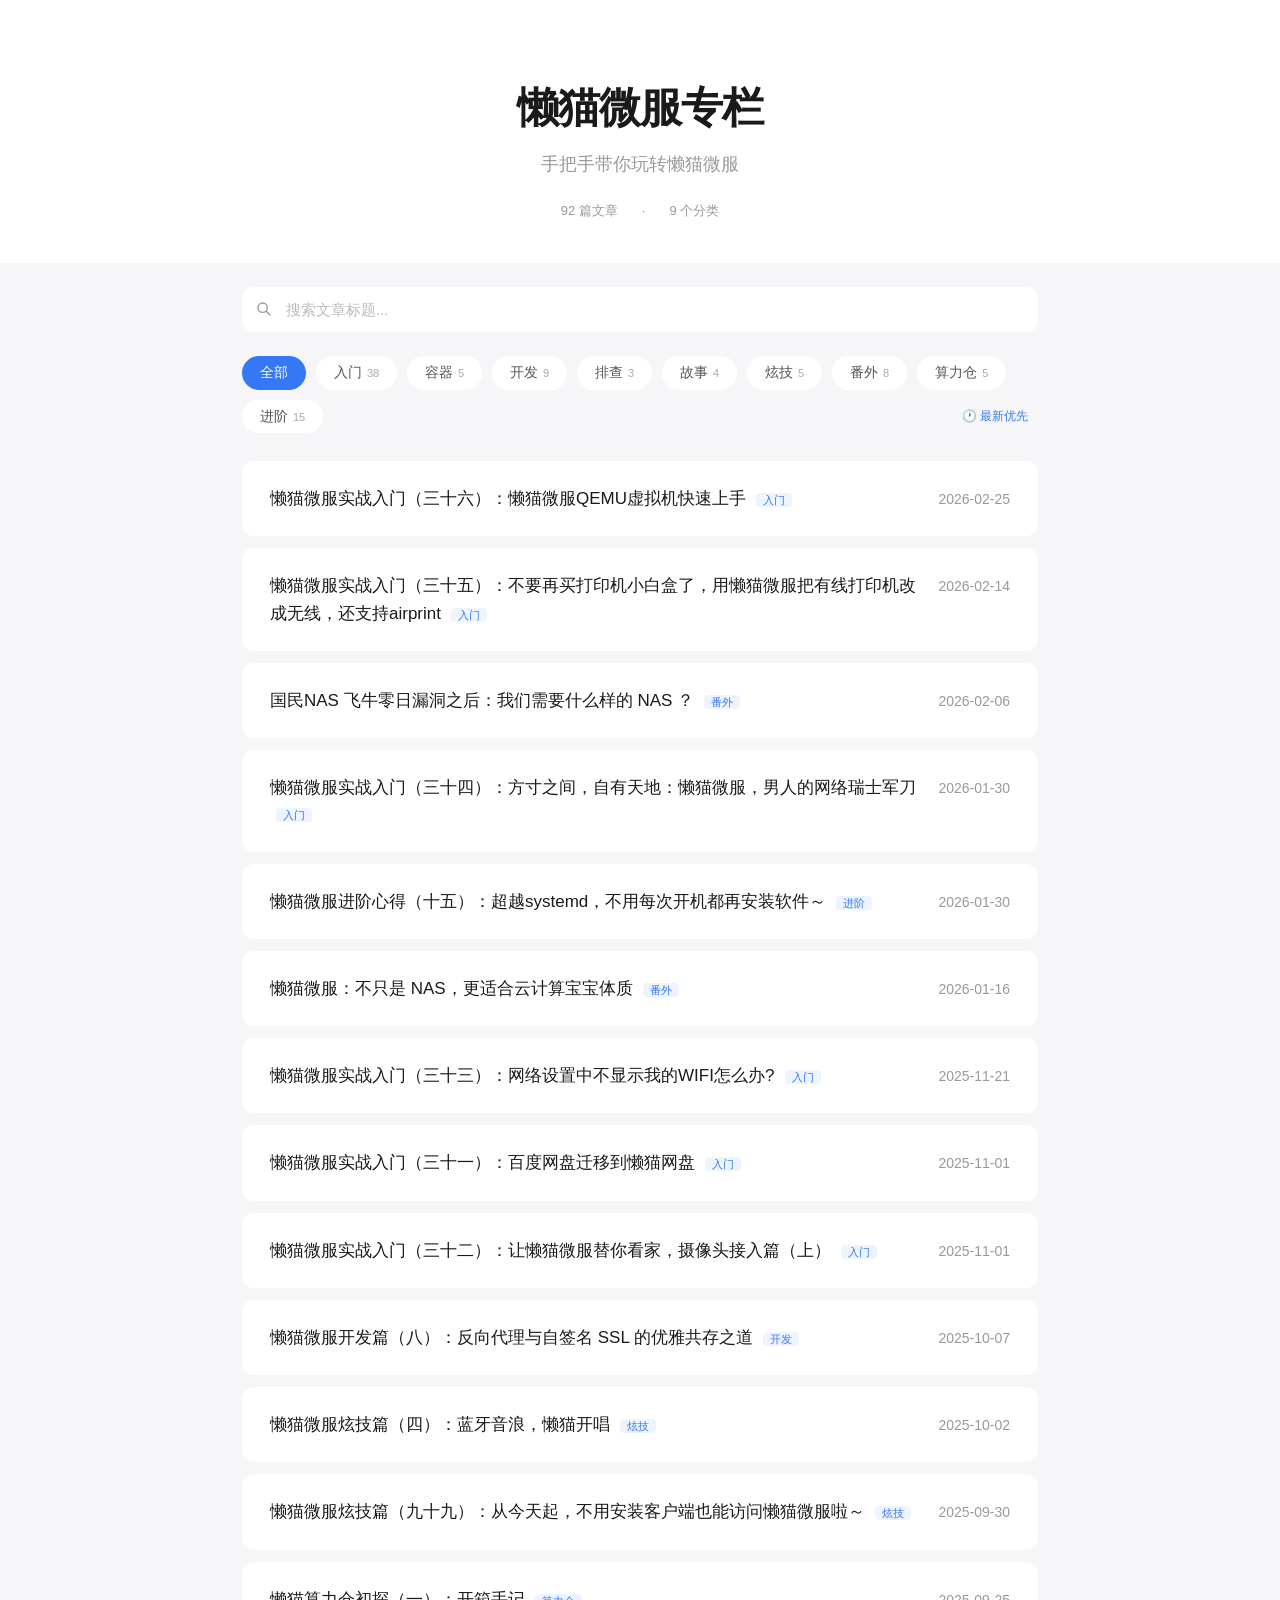
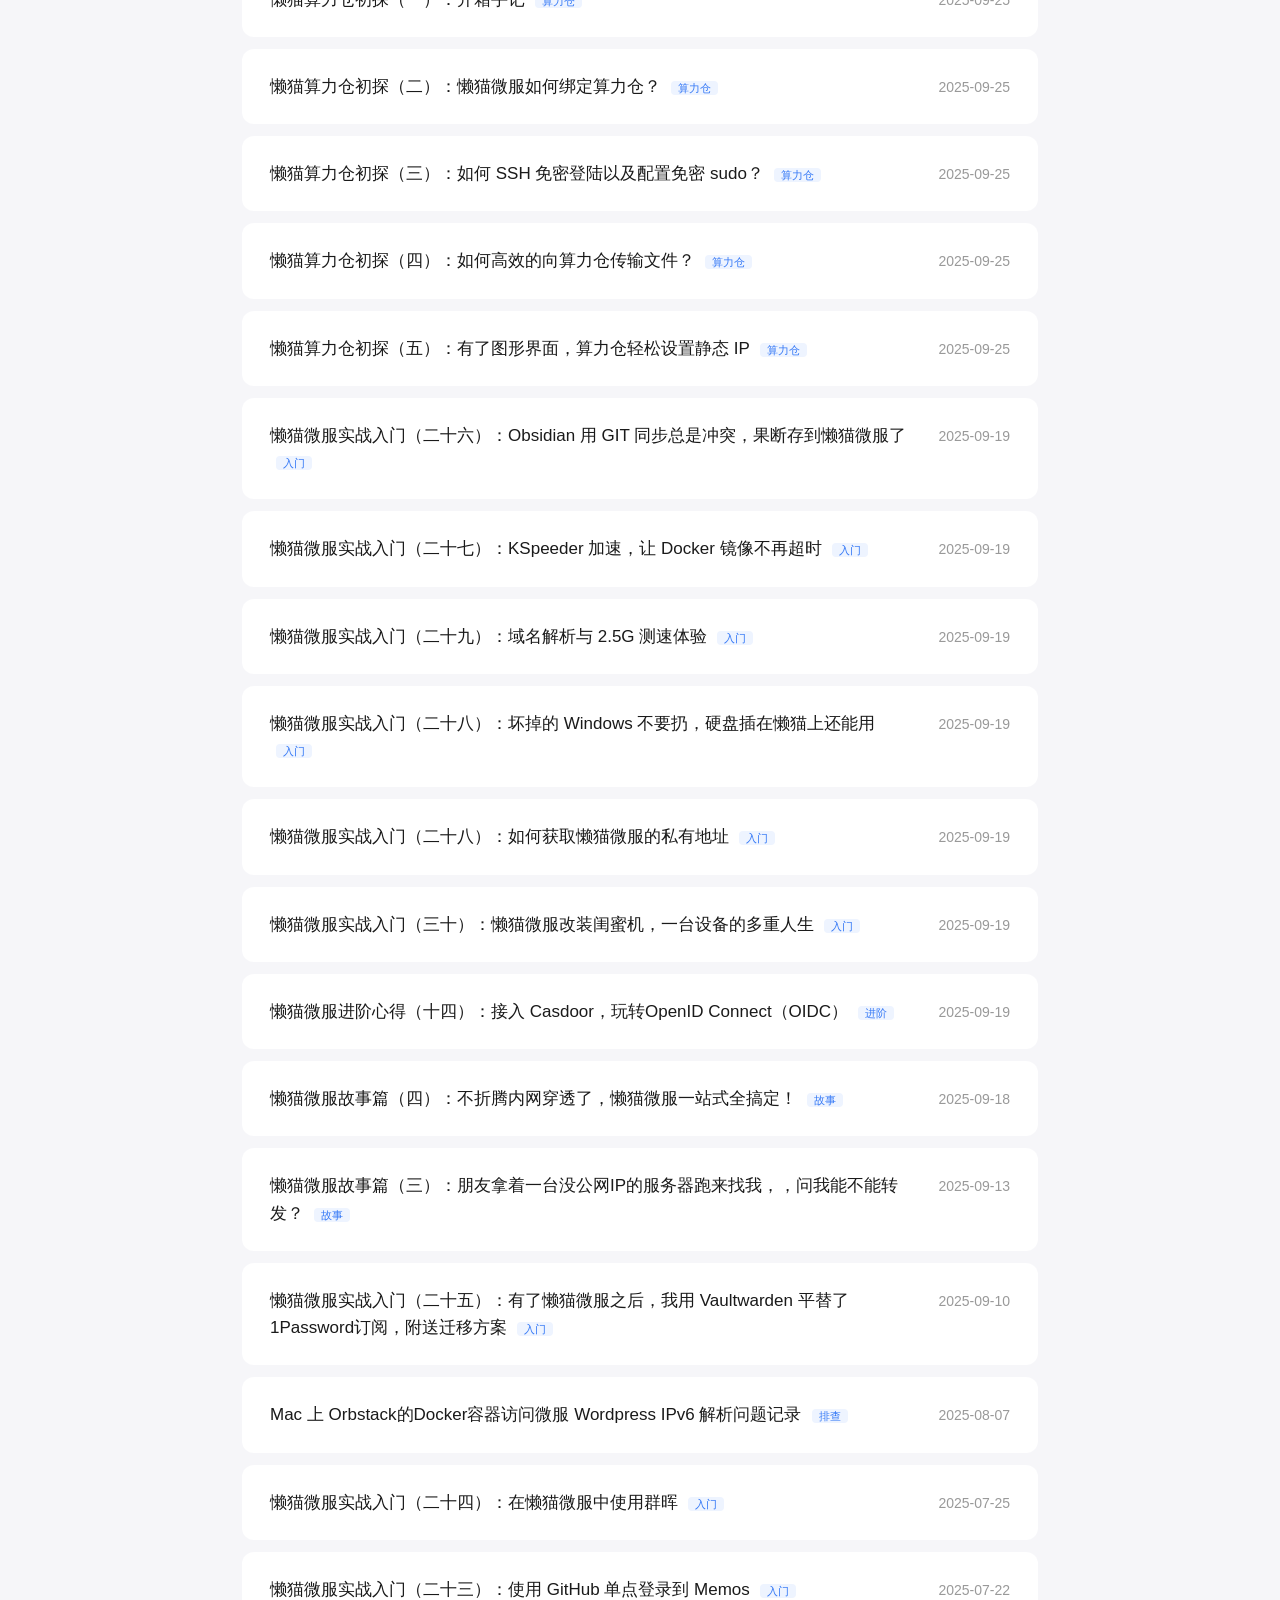
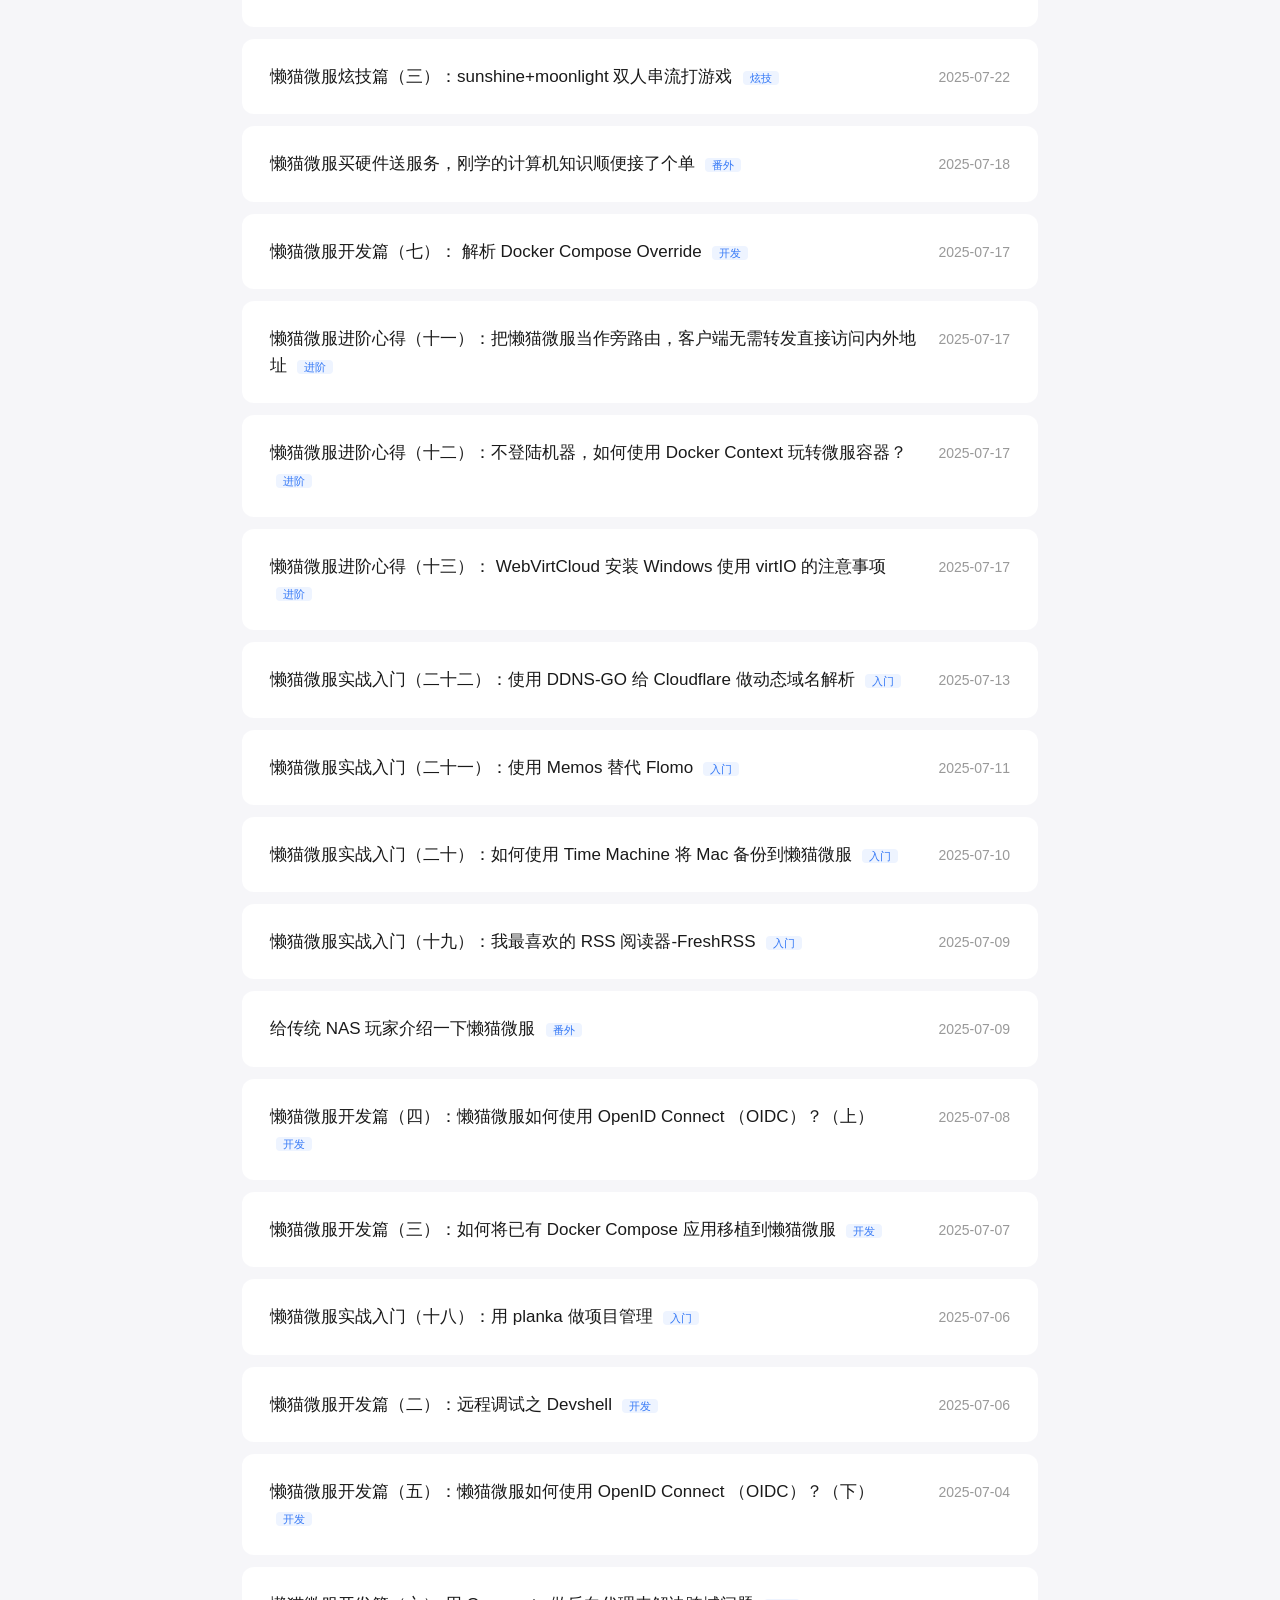
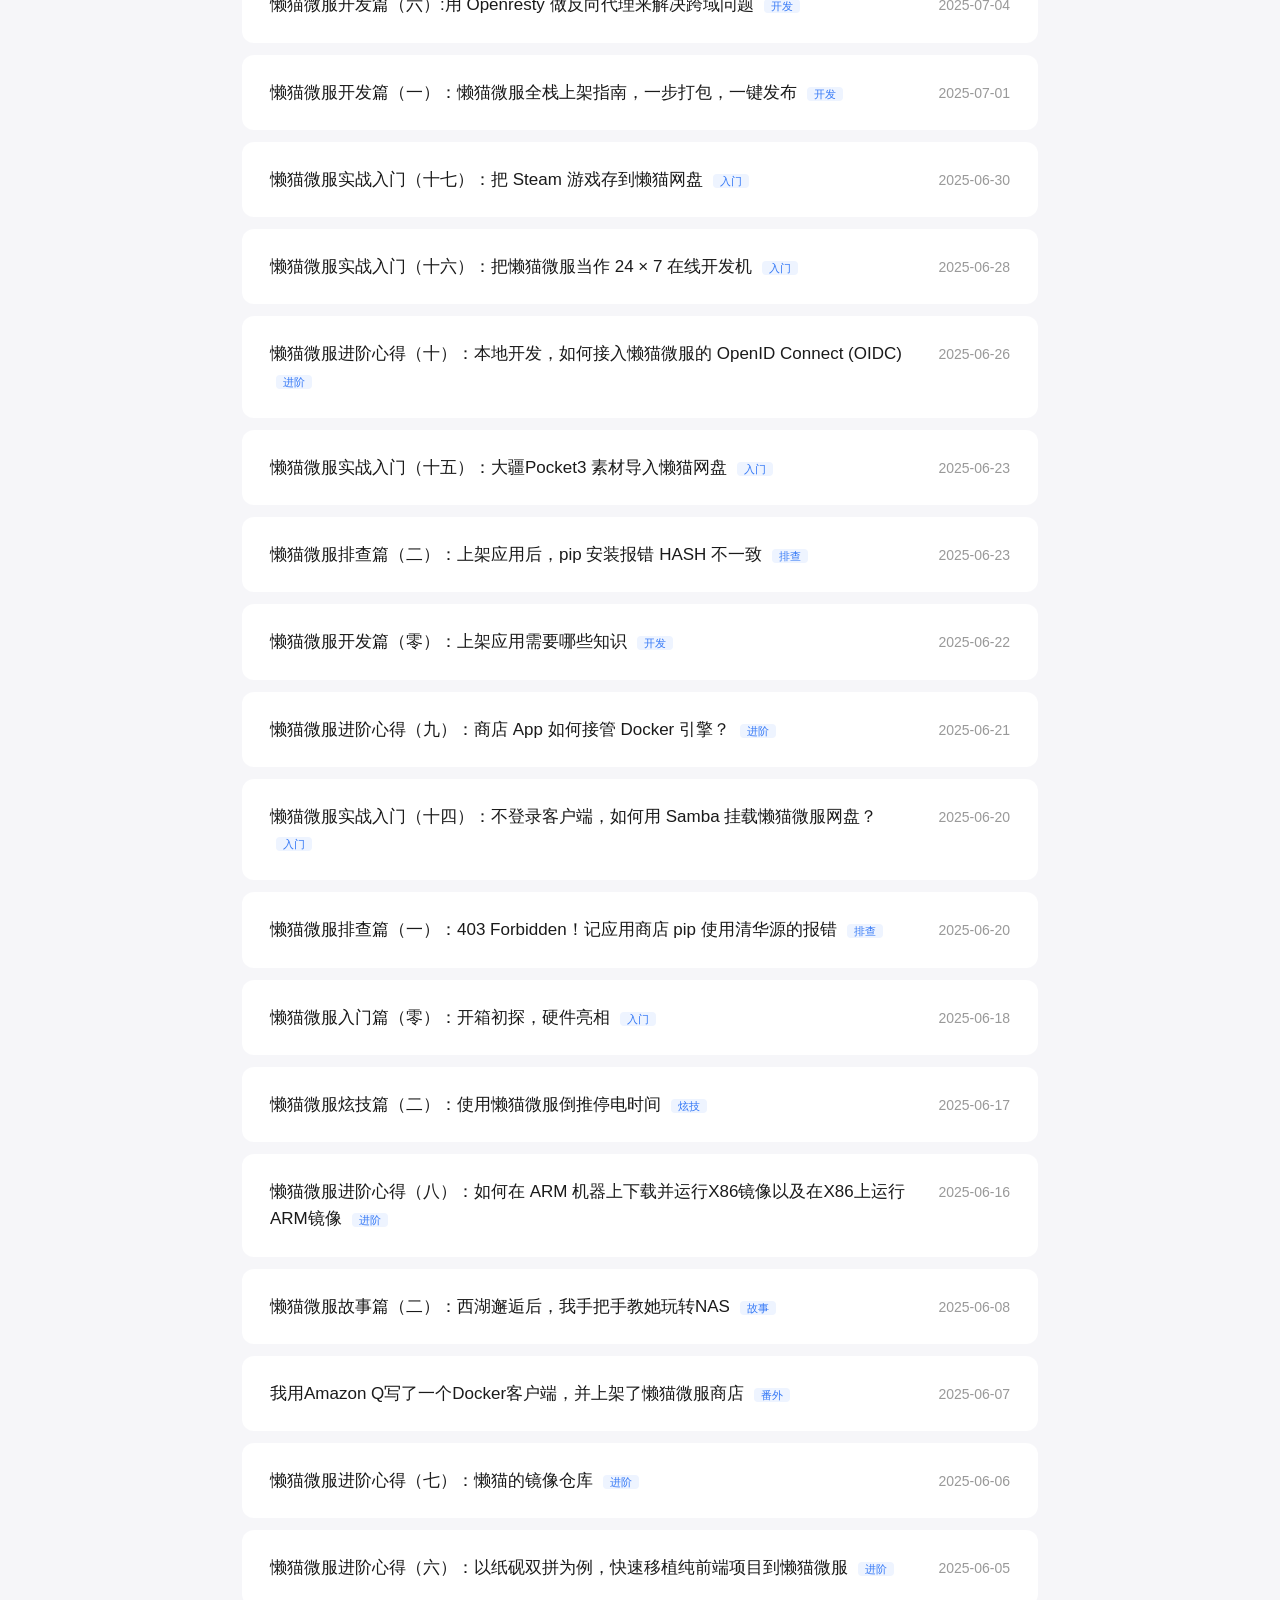
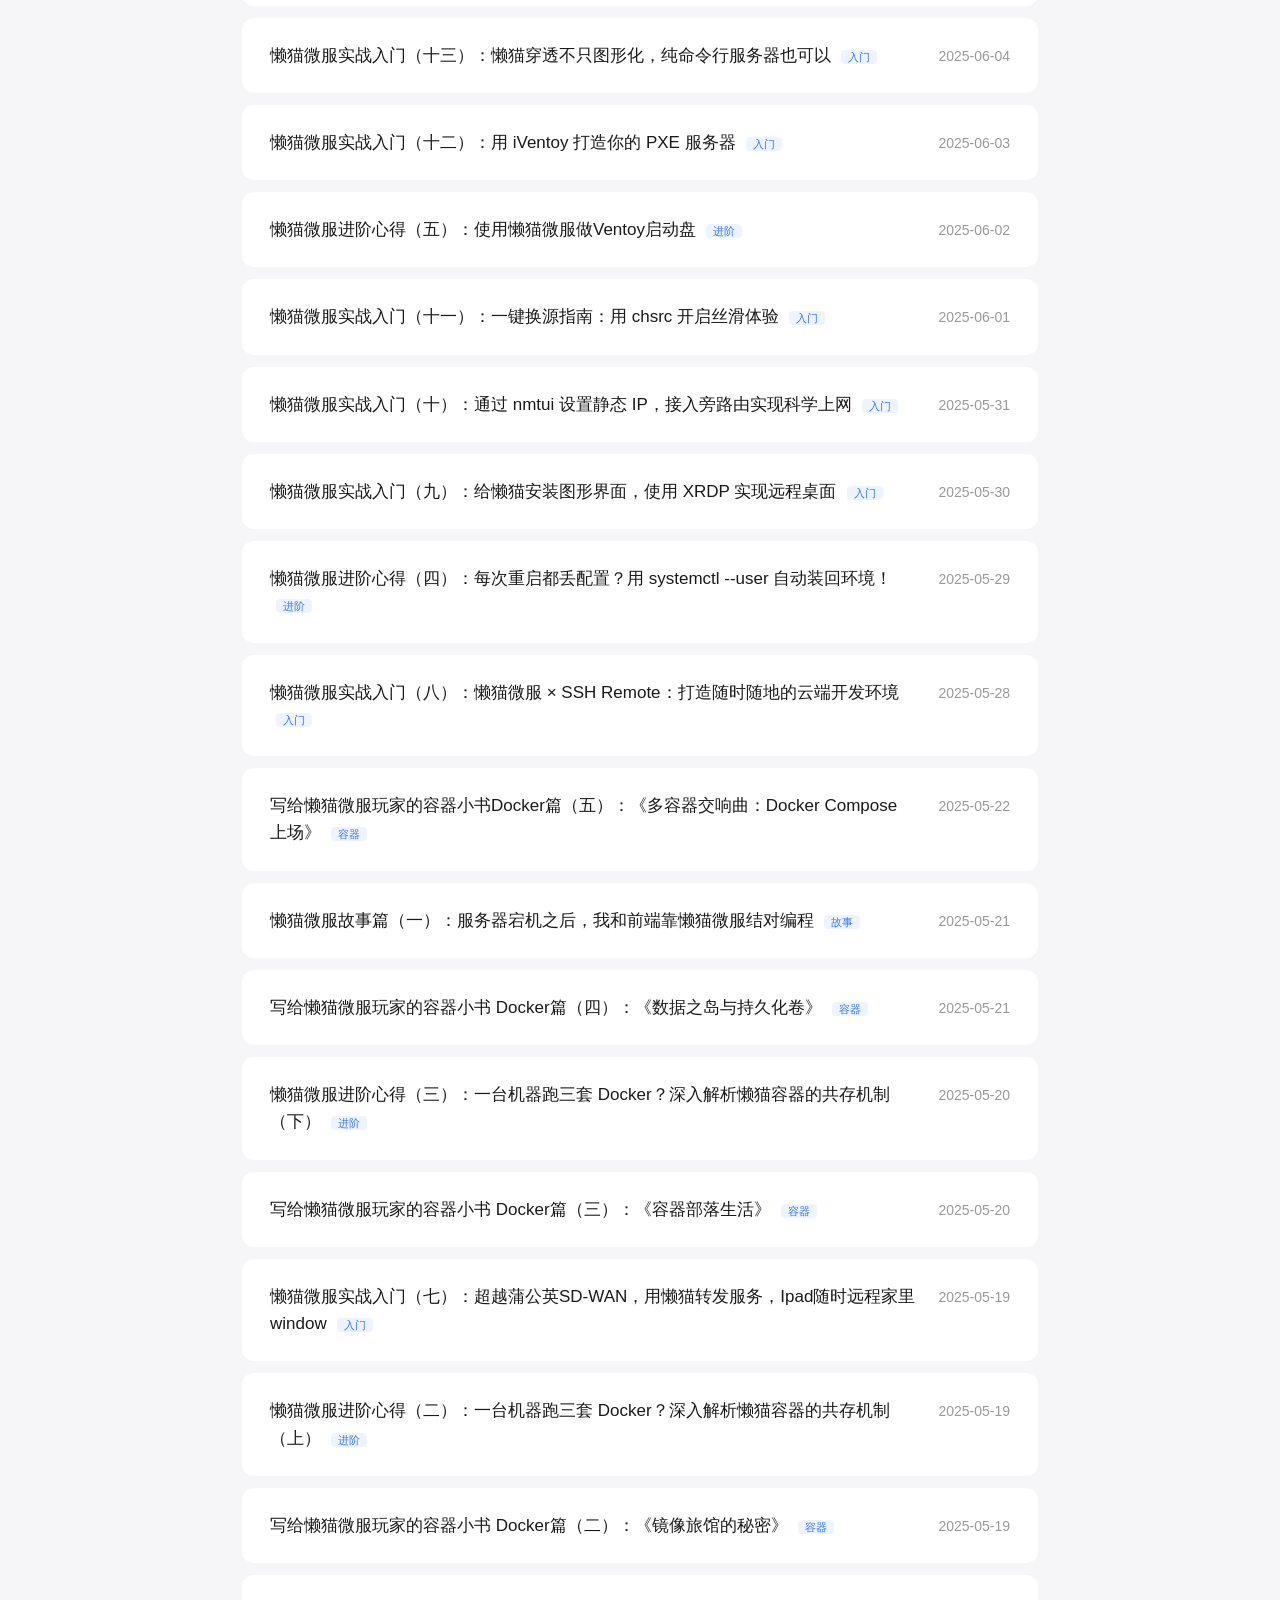
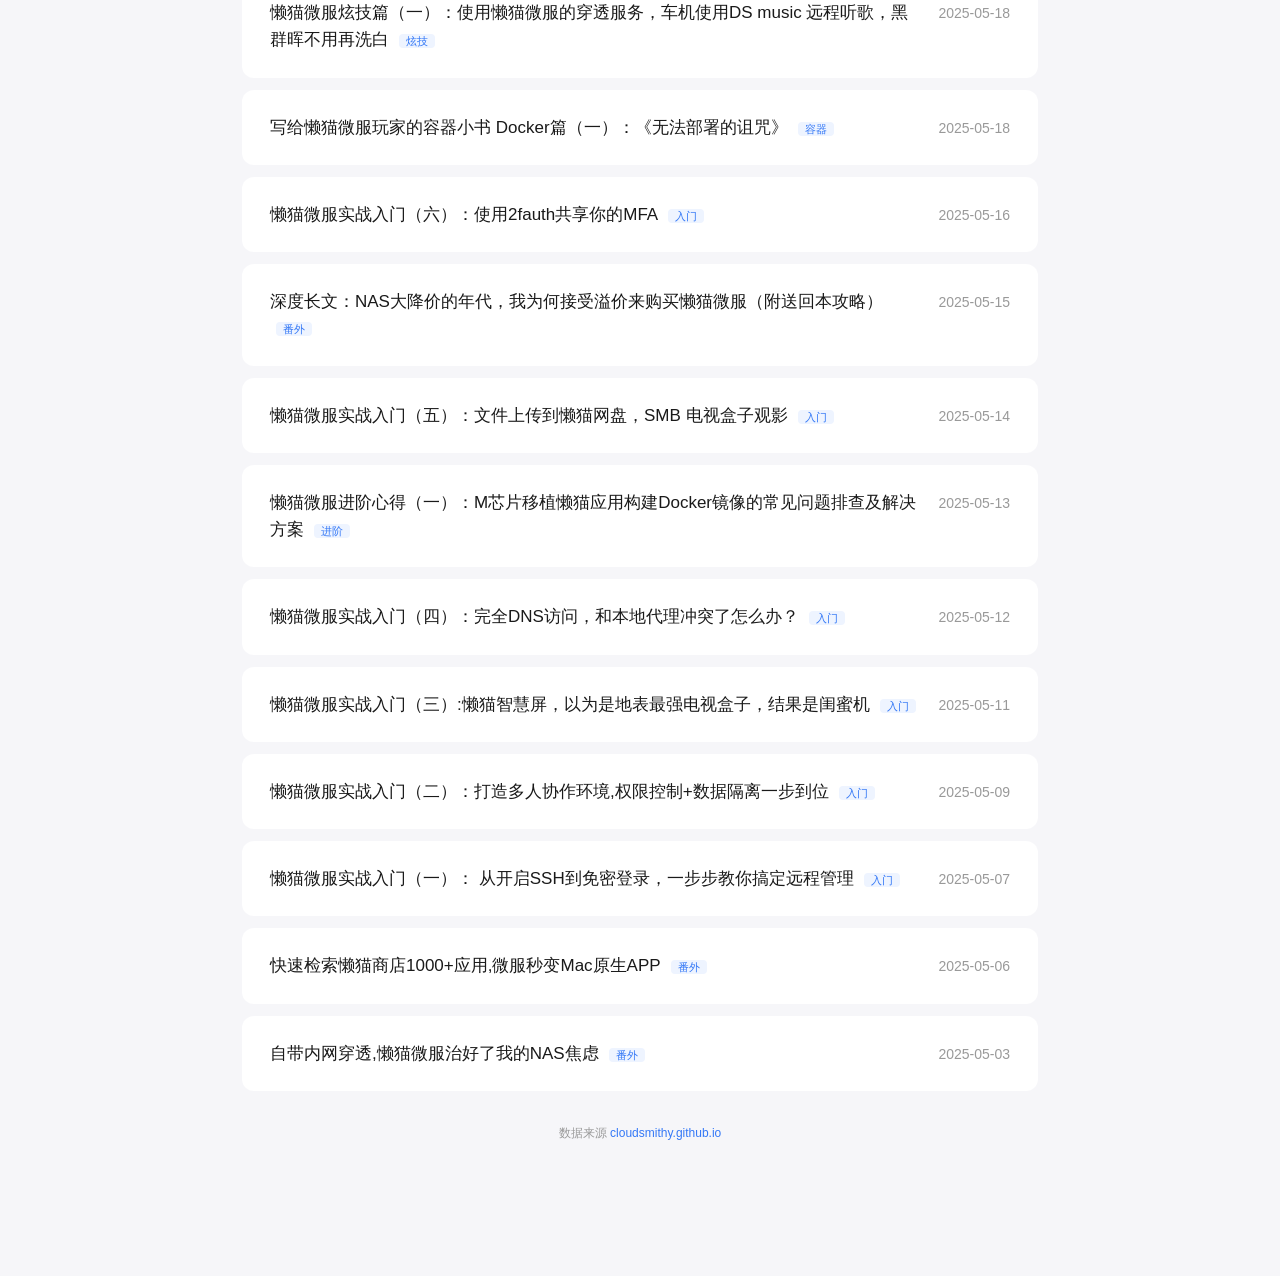
<file: index.html>
<!DOCTYPE html>
<html lang="zh-CN">
<head>
    <meta charset="utf-8">
    <meta name="viewport" content="width=device-width, initial-scale=1">
    <title>懒猫微服专栏</title>
    <link rel="stylesheet" href="style.css">
</head>
<body>
    <div class="hero">
        <div class="hero-content">
            <h1>懒猫微服专栏</h1>
            <p class="subtitle">手把手带你玩转懒猫微服</p>
            <div class="stats">
                <span>92 篇文章</span>
                <span>·</span>
                <span>9 个分类</span>
            </div>
        </div>
    </div>
    <div class="main-container">
        <div class="search-box">
            <input type="text" id="search" placeholder="搜索文章标题..." autocomplete="off" aria-label="搜索文章">
        </div>
        <div class="tag-filter">
            <button class="tag-btn active" data-tag="all">全部</button>
            <button class="tag-btn" data-tag="入门">入门 <span class="tag-count">38</span></button>
            <button class="tag-btn" data-tag="容器">容器 <span class="tag-count">5</span></button>
            <button class="tag-btn" data-tag="开发">开发 <span class="tag-count">9</span></button>
            <button class="tag-btn" data-tag="排查">排查 <span class="tag-count">3</span></button>
            <button class="tag-btn" data-tag="故事">故事 <span class="tag-count">4</span></button>
            <button class="tag-btn" data-tag="炫技">炫技 <span class="tag-count">5</span></button>
            <button class="tag-btn" data-tag="番外">番外 <span class="tag-count">8</span></button>
            <button class="tag-btn" data-tag="算力仓">算力仓 <span class="tag-count">5</span></button>
            <button class="tag-btn" data-tag="进阶">进阶 <span class="tag-count">15</span></button>

            <button class="tag-btn sort-btn" id="sortBtn" data-order="desc">🕐 最新优先</button>
        </div>
        <ul class="article-list" id="article-list">
            <li class="article-item" data-title="懒猫微服实战入门（三十六）：懒猫微服qemu虚拟机快速上手" data-tag="入门">
                <div class="article-info">
                    <a href="articles/懒猫微服实战入门（三十六）：懒猫微服QEMU虚拟机快速上手.html">懒猫微服实战入门（三十六）：懒猫微服QEMU虚拟机快速上手</a> <span class="article-tag">入门</span>
                </div>
                <span class="article-date">2026-02-25</span>
            </li>
            <li class="article-item" data-title="懒猫微服实战入门（三十五）：不要再买打印机小白盒了，用懒猫微服把有线打印机改成无线，还支持airprint" data-tag="入门">
                <div class="article-info">
                    <a href="articles/懒猫微服实战入门（三十五）：不要再买打印机小白盒了，用懒猫微服把有线打印机改成无线，还支持airprint.html">懒猫微服实战入门（三十五）：不要再买打印机小白盒了，用懒猫微服把有线打印机改成无线，还支持airprint</a> <span class="article-tag">入门</span>
                </div>
                <span class="article-date">2026-02-14</span>
            </li>
            <li class="article-item" data-title="国民nas 飞牛零日漏洞之后：我们需要什么样的 nas ？" data-tag="番外">
                <div class="article-info">
                    <a href="articles/国民NAS 飞牛零日漏洞之后：我们需要什么样的 NAS ？.html">国民NAS 飞牛零日漏洞之后：我们需要什么样的 NAS ？</a> <span class="article-tag">番外</span>
                </div>
                <span class="article-date">2026-02-06</span>
            </li>
            <li class="article-item" data-title="懒猫微服实战入门（三十四）：方寸之间，自有天地：懒猫微服，男人的网络瑞士军刀" data-tag="入门">
                <div class="article-info">
                    <a href="articles/懒猫微服实战入门（三十四）：方寸之间，自有天地：懒猫微服，男人的网络瑞士军刀.html">懒猫微服实战入门（三十四）：方寸之间，自有天地：懒猫微服，男人的网络瑞士军刀</a> <span class="article-tag">入门</span>
                </div>
                <span class="article-date">2026-01-30</span>
            </li>
            <li class="article-item" data-title="懒猫微服进阶心得（十五）：超越systemd，不用每次开机都再安装软件～" data-tag="进阶">
                <div class="article-info">
                    <a href="articles/懒猫微服进阶心得（十五）：超越systemd，不用每次开机都再安装软件～.html">懒猫微服进阶心得（十五）：超越systemd，不用每次开机都再安装软件～</a> <span class="article-tag">进阶</span>
                </div>
                <span class="article-date">2026-01-30</span>
            </li>
            <li class="article-item" data-title="懒猫微服：不只是 nas，更适合云计算宝宝体质" data-tag="番外">
                <div class="article-info">
                    <a href="articles/懒猫微服：不只是 NAS，更适合云计算宝宝体质.html">懒猫微服：不只是 NAS，更适合云计算宝宝体质</a> <span class="article-tag">番外</span>
                </div>
                <span class="article-date">2026-01-16</span>
            </li>
            <li class="article-item" data-title="懒猫微服实战入门（三十三）：网络设置中不显示我的wifi怎么办?" data-tag="入门">
                <div class="article-info">
                    <a href="articles/懒猫微服实战入门（三十三）：网络设置中不显示我的WIFI怎么办.html">懒猫微服实战入门（三十三）：网络设置中不显示我的WIFI怎么办?</a> <span class="article-tag">入门</span>
                </div>
                <span class="article-date">2025-11-21</span>
            </li>
            <li class="article-item" data-title="懒猫微服实战入门（三十一）：百度网盘迁移到懒猫网盘" data-tag="入门">
                <div class="article-info">
                    <a href="articles/懒猫微服实战入门（三十一）：百度网盘迁移到懒猫网盘.html">懒猫微服实战入门（三十一）：百度网盘迁移到懒猫网盘</a> <span class="article-tag">入门</span>
                </div>
                <span class="article-date">2025-11-01</span>
            </li>
            <li class="article-item" data-title="懒猫微服实战入门（三十二）：让懒猫微服替你看家，摄像头接入篇（上）" data-tag="入门">
                <div class="article-info">
                    <a href="articles/懒猫微服实战入门（三十二）：让懒猫微服替你看家，摄像头接入篇（上）.html">懒猫微服实战入门（三十二）：让懒猫微服替你看家，摄像头接入篇（上）</a> <span class="article-tag">入门</span>
                </div>
                <span class="article-date">2025-11-01</span>
            </li>
            <li class="article-item" data-title="懒猫微服开发篇（八）：反向代理与自签名 ssl 的优雅共存之道" data-tag="开发">
                <div class="article-info">
                    <a href="articles/懒猫微服开发篇（八）：反向代理与自签名 SSL 的优雅共存之道.html">懒猫微服开发篇（八）：反向代理与自签名 SSL 的优雅共存之道</a> <span class="article-tag">开发</span>
                </div>
                <span class="article-date">2025-10-07</span>
            </li>
            <li class="article-item" data-title="懒猫微服炫技篇（四）：蓝牙音浪，懒猫开唱" data-tag="炫技">
                <div class="article-info">
                    <a href="articles/懒猫微服炫技篇（四）：蓝牙音浪，懒猫开唱.html">懒猫微服炫技篇（四）：蓝牙音浪，懒猫开唱</a> <span class="article-tag">炫技</span>
                </div>
                <span class="article-date">2025-10-02</span>
            </li>
            <li class="article-item" data-title="懒猫微服炫技篇（九十九）：从今天起，不用安装客户端也能访问懒猫微服啦～" data-tag="炫技">
                <div class="article-info">
                    <a href="articles/懒猫微服炫技篇（九十九）：从今天起，不用安装客户端也能访问懒猫微服啦～.html">懒猫微服炫技篇（九十九）：从今天起，不用安装客户端也能访问懒猫微服啦～</a> <span class="article-tag">炫技</span>
                </div>
                <span class="article-date">2025-09-30</span>
            </li>
            <li class="article-item" data-title="懒猫算力仓初探（一）：开箱手记" data-tag="算力仓">
                <div class="article-info">
                    <a href="articles/懒猫算力仓初探（一）：开箱手记.html">懒猫算力仓初探（一）：开箱手记</a> <span class="article-tag">算力仓</span>
                </div>
                <span class="article-date">2025-09-25</span>
            </li>
            <li class="article-item" data-title="懒猫算力仓初探（二）：懒猫微服如何绑定算力仓？" data-tag="算力仓">
                <div class="article-info">
                    <a href="articles/懒猫算力仓初探（二）：懒猫微服如何绑定算力仓？.html">懒猫算力仓初探（二）：懒猫微服如何绑定算力仓？</a> <span class="article-tag">算力仓</span>
                </div>
                <span class="article-date">2025-09-25</span>
            </li>
            <li class="article-item" data-title="懒猫算力仓初探（三）：如何 ssh 免密登陆以及配置免密 sudo？" data-tag="算力仓">
                <div class="article-info">
                    <a href="articles/懒猫算力仓初探（三）：如何 SSH 免密登陆以及配置免密 sudo？.html">懒猫算力仓初探（三）：如何 SSH 免密登陆以及配置免密 sudo？</a> <span class="article-tag">算力仓</span>
                </div>
                <span class="article-date">2025-09-25</span>
            </li>
            <li class="article-item" data-title="懒猫算力仓初探（四）：如何高效的向算力仓传输文件？" data-tag="算力仓">
                <div class="article-info">
                    <a href="articles/懒猫算力仓初探（四）：如何高效的向算力仓传输文件？.html">懒猫算力仓初探（四）：如何高效的向算力仓传输文件？</a> <span class="article-tag">算力仓</span>
                </div>
                <span class="article-date">2025-09-25</span>
            </li>
            <li class="article-item" data-title="懒猫算力仓初探（五）：有了图形界面，算力仓轻松设置静态 ip" data-tag="算力仓">
                <div class="article-info">
                    <a href="articles/懒猫算力仓初探（五）：有了图形界面，算力仓轻松设置静态 IP.html">懒猫算力仓初探（五）：有了图形界面，算力仓轻松设置静态 IP</a> <span class="article-tag">算力仓</span>
                </div>
                <span class="article-date">2025-09-25</span>
            </li>
            <li class="article-item" data-title="懒猫微服实战入门（二十六）：obsidian 用 git 同步总是冲突，果断存到懒猫微服了" data-tag="入门">
                <div class="article-info">
                    <a href="articles/懒猫微服实战入门（二十六）：Obsidian 用 GIT 同步总是冲突，果断存到懒猫微服了.html">懒猫微服实战入门（二十六）：Obsidian 用 GIT 同步总是冲突，果断存到懒猫微服了</a> <span class="article-tag">入门</span>
                </div>
                <span class="article-date">2025-09-19</span>
            </li>
            <li class="article-item" data-title="懒猫微服实战入门（二十七）：kspeeder 加速，让 docker 镜像不再超时" data-tag="入门">
                <div class="article-info">
                    <a href="articles/懒猫微服实战入门（二十七）：KSpeeder 加速，让 Docker 镜像不再超时.html">懒猫微服实战入门（二十七）：KSpeeder 加速，让 Docker 镜像不再超时</a> <span class="article-tag">入门</span>
                </div>
                <span class="article-date">2025-09-19</span>
            </li>
            <li class="article-item" data-title="懒猫微服实战入门（二十九）：域名解析与 2.5g 测速体验" data-tag="入门">
                <div class="article-info">
                    <a href="articles/懒猫微服实战入门（二十九）：域名解析与 2.5G 测速体验.html">懒猫微服实战入门（二十九）：域名解析与 2.5G 测速体验</a> <span class="article-tag">入门</span>
                </div>
                <span class="article-date">2025-09-19</span>
            </li>
            <li class="article-item" data-title="懒猫微服实战入门（二十八）：坏掉的 windows 不要扔，硬盘插在懒猫上还能用" data-tag="入门">
                <div class="article-info">
                    <a href="articles/懒猫微服实战入门（二十八）：坏掉的 Windows 不要扔，硬盘插在懒猫上还能用.html">懒猫微服实战入门（二十八）：坏掉的 Windows 不要扔，硬盘插在懒猫上还能用</a> <span class="article-tag">入门</span>
                </div>
                <span class="article-date">2025-09-19</span>
            </li>
            <li class="article-item" data-title="懒猫微服实战入门（二十八）：如何获取懒猫微服的私有地址" data-tag="入门">
                <div class="article-info">
                    <a href="articles/懒猫微服实战入门（二十八）：如何获取懒猫微服的私有地址.html">懒猫微服实战入门（二十八）：如何获取懒猫微服的私有地址</a> <span class="article-tag">入门</span>
                </div>
                <span class="article-date">2025-09-19</span>
            </li>
            <li class="article-item" data-title="懒猫微服实战入门（三十）：懒猫微服改装闺蜜机，一台设备的多重人生" data-tag="入门">
                <div class="article-info">
                    <a href="articles/懒猫微服实战入门（三十）：懒猫微服改装闺蜜机，一台设备的多重人生.html">懒猫微服实战入门（三十）：懒猫微服改装闺蜜机，一台设备的多重人生</a> <span class="article-tag">入门</span>
                </div>
                <span class="article-date">2025-09-19</span>
            </li>
            <li class="article-item" data-title="懒猫微服进阶心得（十四）：接入 casdoor，玩转openid connect（oidc）" data-tag="进阶">
                <div class="article-info">
                    <a href="articles/懒猫微服进阶心得（十四）：接入 Casdoor，玩转OpenID Connect（OIDC）.html">懒猫微服进阶心得（十四）：接入 Casdoor，玩转OpenID Connect（OIDC）</a> <span class="article-tag">进阶</span>
                </div>
                <span class="article-date">2025-09-19</span>
            </li>
            <li class="article-item" data-title="懒猫微服故事篇（四）：不折腾内网穿透了，懒猫微服一站式全搞定！" data-tag="故事">
                <div class="article-info">
                    <a href="articles/懒猫微服故事篇（四）：不折腾内网穿透了，懒猫微服一站式全搞定！.html">懒猫微服故事篇（四）：不折腾内网穿透了，懒猫微服一站式全搞定！</a> <span class="article-tag">故事</span>
                </div>
                <span class="article-date">2025-09-18</span>
            </li>
            <li class="article-item" data-title="懒猫微服故事篇（三）：朋友拿着一台没公网ip的服务器跑来找我，，问我能不能转发？" data-tag="故事">
                <div class="article-info">
                    <a href="articles/懒猫微服故事篇（三）：朋友拿着一台没公网IP的服务器跑来找我，，问我能不能转发？.html">懒猫微服故事篇（三）：朋友拿着一台没公网IP的服务器跑来找我，，问我能不能转发？</a> <span class="article-tag">故事</span>
                </div>
                <span class="article-date">2025-09-13</span>
            </li>
            <li class="article-item" data-title="懒猫微服实战入门（二十五）：有了懒猫微服之后，我用 vaultwarden 平替了 1password订阅，附送迁移方案" data-tag="入门">
                <div class="article-info">
                    <a href="articles/懒猫微服实战入门（二十五）：有了懒猫微服之后，我用 Vaultwarden 平替了 1Password订阅，附送迁移方案.html">懒猫微服实战入门（二十五）：有了懒猫微服之后，我用 Vaultwarden 平替了 1Password订阅，附送迁移方案</a> <span class="article-tag">入门</span>
                </div>
                <span class="article-date">2025-09-10</span>
            </li>
            <li class="article-item" data-title="mac 上 orbstack的docker容器访问微服 wordpress ipv6 解析问题记录" data-tag="排查">
                <div class="article-info">
                    <a href="articles/Mac 上 Orbstack的Docker容器访问微服 Wordpress IPv6 解析问题记录.html">Mac 上 Orbstack的Docker容器访问微服 Wordpress IPv6 解析问题记录</a> <span class="article-tag">排查</span>
                </div>
                <span class="article-date">2025-08-07</span>
            </li>
            <li class="article-item" data-title="懒猫微服实战入门（二十四）：在懒猫微服中使用群晖" data-tag="入门">
                <div class="article-info">
                    <a href="articles/懒猫微服实战入门（二十四）：在懒猫微服中使用群晖.html">懒猫微服实战入门（二十四）：在懒猫微服中使用群晖</a> <span class="article-tag">入门</span>
                </div>
                <span class="article-date">2025-07-25</span>
            </li>
            <li class="article-item" data-title="懒猫微服实战入门（二十三）：使用 github 单点登录到 memos" data-tag="入门">
                <div class="article-info">
                    <a href="articles/懒猫微服实战入门（二十三）：使用 GitHub 单点登录到 Memos.html">懒猫微服实战入门（二十三）：使用 GitHub 单点登录到 Memos</a> <span class="article-tag">入门</span>
                </div>
                <span class="article-date">2025-07-22</span>
            </li>
            <li class="article-item" data-title="懒猫微服炫技篇（三）：sunshine+moonlight 双人串流打游戏" data-tag="炫技">
                <div class="article-info">
                    <a href="articles/懒猫微服炫技篇（三）：sunshine+moonlight 双人串流打游戏.html">懒猫微服炫技篇（三）：sunshine+moonlight 双人串流打游戏</a> <span class="article-tag">炫技</span>
                </div>
                <span class="article-date">2025-07-22</span>
            </li>
            <li class="article-item" data-title="懒猫微服买硬件送服务，刚学的计算机知识顺便接了个单" data-tag="番外">
                <div class="article-info">
                    <a href="articles/懒猫微服买硬件送服务，刚学的计算机知识顺便接了个单.html">懒猫微服买硬件送服务，刚学的计算机知识顺便接了个单</a> <span class="article-tag">番外</span>
                </div>
                <span class="article-date">2025-07-18</span>
            </li>
            <li class="article-item" data-title="懒猫微服开发篇（七）： 解析 docker compose override" data-tag="开发">
                <div class="article-info">
                    <a href="articles/懒猫微服开发篇（七）： 解析 Docker Compose Override.html">懒猫微服开发篇（七）： 解析 Docker Compose Override</a> <span class="article-tag">开发</span>
                </div>
                <span class="article-date">2025-07-17</span>
            </li>
            <li class="article-item" data-title="懒猫微服进阶心得（十一）：把懒猫微服当作旁路由，客户端无需转发直接访问内外地址" data-tag="进阶">
                <div class="article-info">
                    <a href="articles/懒猫微服进阶心得（十一）：把懒猫微服当作旁路由，客户端无需转发直接访问内外地址.html">懒猫微服进阶心得（十一）：把懒猫微服当作旁路由，客户端无需转发直接访问内外地址</a> <span class="article-tag">进阶</span>
                </div>
                <span class="article-date">2025-07-17</span>
            </li>
            <li class="article-item" data-title="懒猫微服进阶心得（十二）：不登陆机器，如何使用 docker context 玩转微服容器？" data-tag="进阶">
                <div class="article-info">
                    <a href="articles/懒猫微服进阶心得（十二）：不登陆机器，如何使用 Docker Context 玩转微服容器？.html">懒猫微服进阶心得（十二）：不登陆机器，如何使用 Docker Context 玩转微服容器？</a> <span class="article-tag">进阶</span>
                </div>
                <span class="article-date">2025-07-17</span>
            </li>
            <li class="article-item" data-title="懒猫微服进阶心得（十三）： webvirtcloud 安装 windows 使用 virtio 的注意事项" data-tag="进阶">
                <div class="article-info">
                    <a href="articles/懒猫微服进阶心得（十三）： WebVirtCloud 安装 Windows 使用 virtIO 的注意事项.html">懒猫微服进阶心得（十三）： WebVirtCloud 安装 Windows 使用 virtIO 的注意事项</a> <span class="article-tag">进阶</span>
                </div>
                <span class="article-date">2025-07-17</span>
            </li>
            <li class="article-item" data-title="懒猫微服实战入门（二十二）：使用 ddns-go 给 cloudflare 做动态域名解析" data-tag="入门">
                <div class="article-info">
                    <a href="articles/懒猫微服实战入门（二十二）：使用 DDNS-GO 给 Cloudflare 做动态域名解析.html">懒猫微服实战入门（二十二）：使用 DDNS-GO 给 Cloudflare 做动态域名解析</a> <span class="article-tag">入门</span>
                </div>
                <span class="article-date">2025-07-13</span>
            </li>
            <li class="article-item" data-title="懒猫微服实战入门（二十一）：使用 memos 替代 flomo" data-tag="入门">
                <div class="article-info">
                    <a href="articles/懒猫微服实战入门（二十一）：使用 Memos 替代 Flomo.html">懒猫微服实战入门（二十一）：使用 Memos 替代 Flomo</a> <span class="article-tag">入门</span>
                </div>
                <span class="article-date">2025-07-11</span>
            </li>
            <li class="article-item" data-title="懒猫微服实战入门（二十）：如何使用 time machine 将 mac 备份到懒猫微服" data-tag="入门">
                <div class="article-info">
                    <a href="articles/懒猫微服实战入门（二十）：如何使用 Time Machine 将 Mac 备份到懒猫微服.html">懒猫微服实战入门（二十）：如何使用 Time Machine 将 Mac 备份到懒猫微服</a> <span class="article-tag">入门</span>
                </div>
                <span class="article-date">2025-07-10</span>
            </li>
            <li class="article-item" data-title="懒猫微服实战入门（十九）：我最喜欢的 rss 阅读器-freshrss" data-tag="入门">
                <div class="article-info">
                    <a href="articles/懒猫微服实战入门（十九）：我最喜欢的 RSS 阅读器-FreshRSS.html">懒猫微服实战入门（十九）：我最喜欢的 RSS 阅读器-FreshRSS</a> <span class="article-tag">入门</span>
                </div>
                <span class="article-date">2025-07-09</span>
            </li>
            <li class="article-item" data-title="给传统 nas 玩家介绍一下懒猫微服" data-tag="番外">
                <div class="article-info">
                    <a href="articles/给传统 NAS 玩家介绍一下懒猫微服.html">给传统 NAS 玩家介绍一下懒猫微服</a> <span class="article-tag">番外</span>
                </div>
                <span class="article-date">2025-07-09</span>
            </li>
            <li class="article-item" data-title="懒猫微服开发篇（四）：懒猫微服如何使用 openid connect （oidc）？（上）" data-tag="开发">
                <div class="article-info">
                    <a href="articles/懒猫微服开发篇（四）：懒猫微服如何使用 OpenID Connect （OIDC）？（上）.html">懒猫微服开发篇（四）：懒猫微服如何使用 OpenID Connect （OIDC）？（上）</a> <span class="article-tag">开发</span>
                </div>
                <span class="article-date">2025-07-08</span>
            </li>
            <li class="article-item" data-title="懒猫微服开发篇（三）：如何将已有 docker compose 应用移植到懒猫微服" data-tag="开发">
                <div class="article-info">
                    <a href="articles/懒猫微服开发篇（三）：如何将已有 Docker Compose 应用移植到懒猫微服.html">懒猫微服开发篇（三）：如何将已有 Docker Compose 应用移植到懒猫微服</a> <span class="article-tag">开发</span>
                </div>
                <span class="article-date">2025-07-07</span>
            </li>
            <li class="article-item" data-title="懒猫微服实战入门（十八）：用 planka 做项目管理" data-tag="入门">
                <div class="article-info">
                    <a href="articles/懒猫微服实战入门（十八）：用 planka 做项目管理.html">懒猫微服实战入门（十八）：用 planka 做项目管理</a> <span class="article-tag">入门</span>
                </div>
                <span class="article-date">2025-07-06</span>
            </li>
            <li class="article-item" data-title="懒猫微服开发篇（二）：远程调试之 devshell" data-tag="开发">
                <div class="article-info">
                    <a href="articles/懒猫微服开发篇（二）：远程调试之 Devshell.html">懒猫微服开发篇（二）：远程调试之 Devshell</a> <span class="article-tag">开发</span>
                </div>
                <span class="article-date">2025-07-06</span>
            </li>
            <li class="article-item" data-title="懒猫微服开发篇（五）：懒猫微服如何使用 openid connect （oidc）？（下）" data-tag="开发">
                <div class="article-info">
                    <a href="articles/懒猫微服开发篇（五）：懒猫微服如何使用 OpenID Connect （OIDC）？（下）.html">懒猫微服开发篇（五）：懒猫微服如何使用 OpenID Connect （OIDC）？（下）</a> <span class="article-tag">开发</span>
                </div>
                <span class="article-date">2025-07-04</span>
            </li>
            <li class="article-item" data-title="懒猫微服开发篇（六）:用 openresty 做反向代理来解决跨域问题" data-tag="开发">
                <div class="article-info">
                    <a href="articles/懒猫微服开发篇（六）用 Openresty 做反向代理来解决跨域问题.html">懒猫微服开发篇（六）:用 Openresty 做反向代理来解决跨域问题</a> <span class="article-tag">开发</span>
                </div>
                <span class="article-date">2025-07-04</span>
            </li>
            <li class="article-item" data-title="懒猫微服开发篇（一）：懒猫微服全栈上架指南，一步打包，一键发布" data-tag="开发">
                <div class="article-info">
                    <a href="articles/懒猫微服开发篇（一）：懒猫微服全栈上架指南，一步打包，一键发布.html">懒猫微服开发篇（一）：懒猫微服全栈上架指南，一步打包，一键发布</a> <span class="article-tag">开发</span>
                </div>
                <span class="article-date">2025-07-01</span>
            </li>
            <li class="article-item" data-title="懒猫微服实战入门（十七）：把 steam 游戏存到懒猫网盘" data-tag="入门">
                <div class="article-info">
                    <a href="articles/懒猫微服实战入门（十七）：把 Steam 游戏存到懒猫网盘.html">懒猫微服实战入门（十七）：把 Steam 游戏存到懒猫网盘</a> <span class="article-tag">入门</span>
                </div>
                <span class="article-date">2025-06-30</span>
            </li>
            <li class="article-item" data-title="懒猫微服实战入门（十六）：把懒猫微服当作 24 × 7 在线开发机" data-tag="入门">
                <div class="article-info">
                    <a href="articles/懒猫微服实战入门（十六）：把懒猫微服当作 24 × 7 在线开发机.html">懒猫微服实战入门（十六）：把懒猫微服当作 24 × 7 在线开发机</a> <span class="article-tag">入门</span>
                </div>
                <span class="article-date">2025-06-28</span>
            </li>
            <li class="article-item" data-title="懒猫微服进阶心得（十）：本地开发，如何接入懒猫微服的 openid connect (oidc)" data-tag="进阶">
                <div class="article-info">
                    <a href="articles/懒猫微服进阶心得（十）：本地开发，如何接入懒猫微服的 OpenID Connect (OIDC).html">懒猫微服进阶心得（十）：本地开发，如何接入懒猫微服的 OpenID Connect (OIDC)</a> <span class="article-tag">进阶</span>
                </div>
                <span class="article-date">2025-06-26</span>
            </li>
            <li class="article-item" data-title="懒猫微服实战入门（十五）：大疆pocket3 素材导入懒猫网盘" data-tag="入门">
                <div class="article-info">
                    <a href="articles/懒猫微服实战入门（十五）：大疆Pocket3 素材导入懒猫网盘.html">懒猫微服实战入门（十五）：大疆Pocket3 素材导入懒猫网盘</a> <span class="article-tag">入门</span>
                </div>
                <span class="article-date">2025-06-23</span>
            </li>
            <li class="article-item" data-title="懒猫微服排查篇（二）：上架应用后，pip 安装报错 hash 不一致" data-tag="排查">
                <div class="article-info">
                    <a href="articles/懒猫微服排查篇（二）：上架应用后，pip 安装报错 HASH 不一致.html">懒猫微服排查篇（二）：上架应用后，pip 安装报错 HASH 不一致</a> <span class="article-tag">排查</span>
                </div>
                <span class="article-date">2025-06-23</span>
            </li>
            <li class="article-item" data-title="懒猫微服开发篇（零）：上架应用需要哪些知识" data-tag="开发">
                <div class="article-info">
                    <a href="articles/懒猫微服开发篇（零）：上架应用需要哪些知识.html">懒猫微服开发篇（零）：上架应用需要哪些知识</a> <span class="article-tag">开发</span>
                </div>
                <span class="article-date">2025-06-22</span>
            </li>
            <li class="article-item" data-title="懒猫微服进阶心得（九）：商店 app 如何接管 docker 引擎？" data-tag="进阶">
                <div class="article-info">
                    <a href="articles/懒猫微服进阶心得（九）：商店 App 如何接管 Docker 引擎？.html">懒猫微服进阶心得（九）：商店 App 如何接管 Docker 引擎？</a> <span class="article-tag">进阶</span>
                </div>
                <span class="article-date">2025-06-21</span>
            </li>
            <li class="article-item" data-title="懒猫微服实战入门（十四）：不登录客户端，如何用 samba 挂载懒猫微服网盘？" data-tag="入门">
                <div class="article-info">
                    <a href="articles/懒猫微服实战入门（十四）：不登录客户端，如何用 Samba 挂载懒猫微服网盘？.html">懒猫微服实战入门（十四）：不登录客户端，如何用 Samba 挂载懒猫微服网盘？</a> <span class="article-tag">入门</span>
                </div>
                <span class="article-date">2025-06-20</span>
            </li>
            <li class="article-item" data-title="懒猫微服排查篇（一）：403 forbidden！记应用商店 pip 使用清华源的报错" data-tag="排查">
                <div class="article-info">
                    <a href="articles/懒猫微服排查篇（一）：403 Forbidden！记应用商店 pip 使用清华源的报错.html">懒猫微服排查篇（一）：403 Forbidden！记应用商店 pip 使用清华源的报错</a> <span class="article-tag">排查</span>
                </div>
                <span class="article-date">2025-06-20</span>
            </li>
            <li class="article-item" data-title="懒猫微服入门篇（零）：开箱初探，硬件亮相" data-tag="入门">
                <div class="article-info">
                    <a href="articles/懒猫微服入门篇（零）：开箱初探，硬件亮相.html">懒猫微服入门篇（零）：开箱初探，硬件亮相</a> <span class="article-tag">入门</span>
                </div>
                <span class="article-date">2025-06-18</span>
            </li>
            <li class="article-item" data-title="懒猫微服炫技篇（二）：使用懒猫微服倒推停电时间" data-tag="炫技">
                <div class="article-info">
                    <a href="articles/懒猫微服炫技篇（二）：使用懒猫微服倒推停电时间.html">懒猫微服炫技篇（二）：使用懒猫微服倒推停电时间</a> <span class="article-tag">炫技</span>
                </div>
                <span class="article-date">2025-06-17</span>
            </li>
            <li class="article-item" data-title="懒猫微服进阶心得（八）：如何在 arm 机器上下载并运行x86镜像以及在x86上运行arm镜像" data-tag="进阶">
                <div class="article-info">
                    <a href="articles/懒猫微服进阶心得（八）：如何在 ARM 机器上下载并运行X86镜像以及在X86上运行ARM镜像.html">懒猫微服进阶心得（八）：如何在 ARM 机器上下载并运行X86镜像以及在X86上运行ARM镜像</a> <span class="article-tag">进阶</span>
                </div>
                <span class="article-date">2025-06-16</span>
            </li>
            <li class="article-item" data-title="懒猫微服故事篇（二）：西湖邂逅后，我手把手教她玩转nas" data-tag="故事">
                <div class="article-info">
                    <a href="articles/懒猫微服故事篇（二）：西湖邂逅后，我手把手教她玩转NAS.html">懒猫微服故事篇（二）：西湖邂逅后，我手把手教她玩转NAS</a> <span class="article-tag">故事</span>
                </div>
                <span class="article-date">2025-06-08</span>
            </li>
            <li class="article-item" data-title="我用amazon q写了一个docker客户端，并上架了懒猫微服商店" data-tag="番外">
                <div class="article-info">
                    <a href="articles/我用Amazon Q写了一个Docker客户端，并上架了懒猫微服商店.html">我用Amazon Q写了一个Docker客户端，并上架了懒猫微服商店</a> <span class="article-tag">番外</span>
                </div>
                <span class="article-date">2025-06-07</span>
            </li>
            <li class="article-item" data-title="懒猫微服进阶心得（七）：懒猫的镜像仓库" data-tag="进阶">
                <div class="article-info">
                    <a href="articles/懒猫微服进阶心得（七）：懒猫的镜像仓库.html">懒猫微服进阶心得（七）：懒猫的镜像仓库</a> <span class="article-tag">进阶</span>
                </div>
                <span class="article-date">2025-06-06</span>
            </li>
            <li class="article-item" data-title="懒猫微服进阶心得（六）：以纸砚双拼为例，快速移植纯前端项目到懒猫微服" data-tag="进阶">
                <div class="article-info">
                    <a href="articles/懒猫微服进阶心得（六）：以纸砚双拼为例，快速移植纯前端项目到懒猫微服.html">懒猫微服进阶心得（六）：以纸砚双拼为例，快速移植纯前端项目到懒猫微服</a> <span class="article-tag">进阶</span>
                </div>
                <span class="article-date">2025-06-05</span>
            </li>
            <li class="article-item" data-title="懒猫微服实战入门（十三）：懒猫穿透不只图形化，纯命令行服务器也可以" data-tag="入门">
                <div class="article-info">
                    <a href="articles/懒猫微服实战入门（十三）：懒猫穿透不只图形化，纯命令行服务器也可以.html">懒猫微服实战入门（十三）：懒猫穿透不只图形化，纯命令行服务器也可以</a> <span class="article-tag">入门</span>
                </div>
                <span class="article-date">2025-06-04</span>
            </li>
            <li class="article-item" data-title="懒猫微服实战入门（十二）：用 iventoy 打造你的 pxe 服务器" data-tag="入门">
                <div class="article-info">
                    <a href="articles/懒猫微服实战入门（十二）：用 iVentoy 打造你的 PXE 服务器.html">懒猫微服实战入门（十二）：用 iVentoy 打造你的 PXE 服务器</a> <span class="article-tag">入门</span>
                </div>
                <span class="article-date">2025-06-03</span>
            </li>
            <li class="article-item" data-title="懒猫微服进阶心得（五）：使用懒猫微服做ventoy启动盘" data-tag="进阶">
                <div class="article-info">
                    <a href="articles/懒猫微服进阶心得（五）：使用懒猫微服做Ventoy启动盘.html">懒猫微服进阶心得（五）：使用懒猫微服做Ventoy启动盘</a> <span class="article-tag">进阶</span>
                </div>
                <span class="article-date">2025-06-02</span>
            </li>
            <li class="article-item" data-title="懒猫微服实战入门（十一）：一键换源指南：用 chsrc 开启丝滑体验" data-tag="入门">
                <div class="article-info">
                    <a href="articles/懒猫微服实战入门（十一）：一键换源指南：用 chsrc 开启丝滑体验.html">懒猫微服实战入门（十一）：一键换源指南：用 chsrc 开启丝滑体验</a> <span class="article-tag">入门</span>
                </div>
                <span class="article-date">2025-06-01</span>
            </li>
            <li class="article-item" data-title="懒猫微服实战入门（十）：通过 nmtui 设置静态 ip，接入旁路由实现科学上网" data-tag="入门">
                <div class="article-info">
                    <a href="articles/懒猫微服实战入门（十）：通过 nmtui 设置静态 IP，接入旁路由实现科学上网.html">懒猫微服实战入门（十）：通过 nmtui 设置静态 IP，接入旁路由实现科学上网</a> <span class="article-tag">入门</span>
                </div>
                <span class="article-date">2025-05-31</span>
            </li>
            <li class="article-item" data-title="懒猫微服实战入门（九）：给懒猫安装图形界面，使用 xrdp 实现远程桌面" data-tag="入门">
                <div class="article-info">
                    <a href="articles/懒猫微服实战入门（九）：给懒猫安装图形界面，使用 XRDP 实现远程桌面.html">懒猫微服实战入门（九）：给懒猫安装图形界面，使用 XRDP 实现远程桌面</a> <span class="article-tag">入门</span>
                </div>
                <span class="article-date">2025-05-30</span>
            </li>
            <li class="article-item" data-title="懒猫微服进阶心得（四）：每次重启都丢配置？用 systemctl --user 自动装回环境！" data-tag="进阶">
                <div class="article-info">
                    <a href="articles/懒猫微服进阶心得（四）：每次重启都丢配置？用 systemctl --user 自动装回环境！.html">懒猫微服进阶心得（四）：每次重启都丢配置？用 systemctl --user 自动装回环境！</a> <span class="article-tag">进阶</span>
                </div>
                <span class="article-date">2025-05-29</span>
            </li>
            <li class="article-item" data-title="懒猫微服实战入门（八）：懒猫微服 × ssh remote：打造随时随地的云端开发环境" data-tag="入门">
                <div class="article-info">
                    <a href="articles/懒猫微服实战入门（八）：懒猫微服 × SSH Remote：打造随时随地的云端开发环境.html">懒猫微服实战入门（八）：懒猫微服 × SSH Remote：打造随时随地的云端开发环境</a> <span class="article-tag">入门</span>
                </div>
                <span class="article-date">2025-05-28</span>
            </li>
            <li class="article-item" data-title="写给懒猫微服玩家的容器小书docker篇（五）：《多容器交响曲：docker compose 上场》" data-tag="容器">
                <div class="article-info">
                    <a href="articles/写给懒猫微服玩家的容器小书Docker篇（五）：《多容器交响曲：Docker Compose 上场》.html">写给懒猫微服玩家的容器小书Docker篇（五）：《多容器交响曲：Docker Compose 上场》</a> <span class="article-tag">容器</span>
                </div>
                <span class="article-date">2025-05-22</span>
            </li>
            <li class="article-item" data-title="懒猫微服故事篇（一）：服务器宕机之后，我和前端靠懒猫微服结对编程" data-tag="故事">
                <div class="article-info">
                    <a href="articles/懒猫微服故事篇（一）：服务器宕机之后，我和前端靠懒猫微服结对编程.html">懒猫微服故事篇（一）：服务器宕机之后，我和前端靠懒猫微服结对编程</a> <span class="article-tag">故事</span>
                </div>
                <span class="article-date">2025-05-21</span>
            </li>
            <li class="article-item" data-title="写给懒猫微服玩家的容器小书 docker篇（四）：《数据之岛与持久化卷》" data-tag="容器">
                <div class="article-info">
                    <a href="articles/写给懒猫微服玩家的容器小书 Docker篇（四）：《数据之岛与持久化卷》.html">写给懒猫微服玩家的容器小书 Docker篇（四）：《数据之岛与持久化卷》</a> <span class="article-tag">容器</span>
                </div>
                <span class="article-date">2025-05-21</span>
            </li>
            <li class="article-item" data-title="懒猫微服进阶心得（三）：一台机器跑三套 docker？深入解析懒猫容器的共存机制（下）" data-tag="进阶">
                <div class="article-info">
                    <a href="articles/懒猫微服进阶心得（三）：一台机器跑三套 Docker？深入解析懒猫容器的共存机制（下）.html">懒猫微服进阶心得（三）：一台机器跑三套 Docker？深入解析懒猫容器的共存机制（下）</a> <span class="article-tag">进阶</span>
                </div>
                <span class="article-date">2025-05-20</span>
            </li>
            <li class="article-item" data-title="写给懒猫微服玩家的容器小书 docker篇（三）：《容器部落生活》" data-tag="容器">
                <div class="article-info">
                    <a href="articles/写给懒猫微服玩家的容器小书 Docker篇（三）：《容器部落生活》.html">写给懒猫微服玩家的容器小书 Docker篇（三）：《容器部落生活》</a> <span class="article-tag">容器</span>
                </div>
                <span class="article-date">2025-05-20</span>
            </li>
            <li class="article-item" data-title="懒猫微服实战入门（七）：超越蒲公英sd-wan，用懒猫转发服务，ipad随时远程家里window" data-tag="入门">
                <div class="article-info">
                    <a href="articles/懒猫微服实战入门（七）：超越蒲公英SD-WAN，用懒猫转发服务，Ipad随时远程家里window.html">懒猫微服实战入门（七）：超越蒲公英SD-WAN，用懒猫转发服务，Ipad随时远程家里window</a> <span class="article-tag">入门</span>
                </div>
                <span class="article-date">2025-05-19</span>
            </li>
            <li class="article-item" data-title="懒猫微服进阶心得（二）：一台机器跑三套 docker？深入解析懒猫容器的共存机制（上）" data-tag="进阶">
                <div class="article-info">
                    <a href="articles/懒猫微服进阶心得（二）：一台机器跑三套 Docker？深入解析懒猫容器的共存机制（上）.html">懒猫微服进阶心得（二）：一台机器跑三套 Docker？深入解析懒猫容器的共存机制（上）</a> <span class="article-tag">进阶</span>
                </div>
                <span class="article-date">2025-05-19</span>
            </li>
            <li class="article-item" data-title="写给懒猫微服玩家的容器小书 docker篇（二）：《镜像旅馆的秘密》" data-tag="容器">
                <div class="article-info">
                    <a href="articles/写给懒猫微服玩家的容器小书 Docker篇（二）：《镜像旅馆的秘密》.html">写给懒猫微服玩家的容器小书 Docker篇（二）：《镜像旅馆的秘密》</a> <span class="article-tag">容器</span>
                </div>
                <span class="article-date">2025-05-19</span>
            </li>
            <li class="article-item" data-title="懒猫微服炫技篇（一）：使用懒猫微服的穿透服务，车机使用ds music 远程听歌，黑群晖不用再洗白" data-tag="炫技">
                <div class="article-info">
                    <a href="articles/懒猫微服炫技篇（一）：使用懒猫微服的穿透服务，车机使用DS music 远程听歌，黑群晖不用再洗白.html">懒猫微服炫技篇（一）：使用懒猫微服的穿透服务，车机使用DS music 远程听歌，黑群晖不用再洗白</a> <span class="article-tag">炫技</span>
                </div>
                <span class="article-date">2025-05-18</span>
            </li>
            <li class="article-item" data-title="写给懒猫微服玩家的容器小书 docker篇（一）：《无法部署的诅咒》" data-tag="容器">
                <div class="article-info">
                    <a href="articles/写给懒猫微服玩家的容器小书 Docker篇（一）：《无法部署的诅咒》.html">写给懒猫微服玩家的容器小书 Docker篇（一）：《无法部署的诅咒》</a> <span class="article-tag">容器</span>
                </div>
                <span class="article-date">2025-05-18</span>
            </li>
            <li class="article-item" data-title="懒猫微服实战入门（六）：使用2fauth共享你的mfa" data-tag="入门">
                <div class="article-info">
                    <a href="articles/懒猫微服实战入门（六）：使用2fauth共享你的MFA.html">懒猫微服实战入门（六）：使用2fauth共享你的MFA</a> <span class="article-tag">入门</span>
                </div>
                <span class="article-date">2025-05-16</span>
            </li>
            <li class="article-item" data-title="深度长文：nas大降价的年代，我为何接受溢价来购买懒猫微服（附送回本攻略）" data-tag="番外">
                <div class="article-info">
                    <a href="articles/深度长文：NAS大降价的年代，我为何接受溢价来购买懒猫微服（附送回本攻略）.html">深度长文：NAS大降价的年代，我为何接受溢价来购买懒猫微服（附送回本攻略）</a> <span class="article-tag">番外</span>
                </div>
                <span class="article-date">2025-05-15</span>
            </li>
            <li class="article-item" data-title="懒猫微服实战入门（五）：文件上传到懒猫网盘，smb 电视盒子观影" data-tag="入门">
                <div class="article-info">
                    <a href="articles/懒猫微服实战入门（五）：文件上传到懒猫网盘，SMB 电视盒子观影.html">懒猫微服实战入门（五）：文件上传到懒猫网盘，SMB 电视盒子观影</a> <span class="article-tag">入门</span>
                </div>
                <span class="article-date">2025-05-14</span>
            </li>
            <li class="article-item" data-title="懒猫微服进阶心得（一）：m芯片移植懒猫应用构建docker镜像的常见问题排查及解决方案" data-tag="进阶">
                <div class="article-info">
                    <a href="articles/懒猫微服进阶心得（一）：M芯片移植懒猫应用构建Docker镜像的常见问题排查及解决方案.html">懒猫微服进阶心得（一）：M芯片移植懒猫应用构建Docker镜像的常见问题排查及解决方案</a> <span class="article-tag">进阶</span>
                </div>
                <span class="article-date">2025-05-13</span>
            </li>
            <li class="article-item" data-title="懒猫微服实战入门（四）：完全dns访问，和本地代理冲突了怎么办？" data-tag="入门">
                <div class="article-info">
                    <a href="articles/懒猫微服实战入门（四）：完全DNS访问，和本地代理冲突了怎么办？.html">懒猫微服实战入门（四）：完全DNS访问，和本地代理冲突了怎么办？</a> <span class="article-tag">入门</span>
                </div>
                <span class="article-date">2025-05-12</span>
            </li>
            <li class="article-item" data-title="懒猫微服实战入门（三）:懒猫智慧屏，以为是地表最强电视盒子，结果是闺蜜机" data-tag="入门">
                <div class="article-info">
                    <a href="articles/懒猫微服实战入门（三）懒猫智慧屏，以为是地表最强电视盒子，结果是闺蜜机.html">懒猫微服实战入门（三）:懒猫智慧屏，以为是地表最强电视盒子，结果是闺蜜机</a> <span class="article-tag">入门</span>
                </div>
                <span class="article-date">2025-05-11</span>
            </li>
            <li class="article-item" data-title="懒猫微服实战入门（二）：打造多人协作环境,权限控制+数据隔离一步到位" data-tag="入门">
                <div class="article-info">
                    <a href="articles/懒猫微服实战入门（二）：打造多人协作环境,权限控制+数据隔离一步到位.html">懒猫微服实战入门（二）：打造多人协作环境,权限控制+数据隔离一步到位</a> <span class="article-tag">入门</span>
                </div>
                <span class="article-date">2025-05-09</span>
            </li>
            <li class="article-item" data-title="懒猫微服实战入门（一）： 从开启ssh到免密登录，一步步教你搞定远程管理" data-tag="入门">
                <div class="article-info">
                    <a href="articles/懒猫微服实战入门（一）： 从开启SSH到免密登录，一步步教你搞定远程管理.html">懒猫微服实战入门（一）： 从开启SSH到免密登录，一步步教你搞定远程管理</a> <span class="article-tag">入门</span>
                </div>
                <span class="article-date">2025-05-07</span>
            </li>
            <li class="article-item" data-title="快速检索懒猫商店1000+应用,微服秒变mac原生app" data-tag="番外">
                <div class="article-info">
                    <a href="articles/快速检索懒猫商店1000+应用,微服秒变Mac原生APP.html">快速检索懒猫商店1000+应用,微服秒变Mac原生APP</a> <span class="article-tag">番外</span>
                </div>
                <span class="article-date">2025-05-06</span>
            </li>
            <li class="article-item" data-title="自带内网穿透,懒猫微服治好了我的nas焦虑" data-tag="番外">
                <div class="article-info">
                    <a href="articles/自带内网穿透,懒猫微服治好了我的NAS焦虑.html">自带内网穿透,懒猫微服治好了我的NAS焦虑</a> <span class="article-tag">番外</span>
                </div>
                <span class="article-date">2025-05-03</span>
            </li>
        </ul>
        <div class="site-footer">
            <p>数据来源 <a href="https://cloudsmithy.github.io" target="_blank">cloudsmithy.github.io</a></p>
        </div>
    </div>
    <script>
        const searchInput = document.getElementById('search');
        const tagBtns = document.querySelectorAll('.tag-btn:not(.sort-btn)');
        const sortBtn = document.getElementById('sortBtn');
        const list = document.getElementById('article-list');
        const items = Array.from(document.querySelectorAll('.article-item'));
        let currentTag = 'all';
        let sortOrder = 'desc';

        function filterArticles() {
            const query = searchInput.value.toLowerCase();
            let count = 0;
            items.forEach(item => {
                const title = item.getAttribute('data-title');
                const tag = item.getAttribute('data-tag');
                const matchSearch = title.includes(query);
                const matchTag = currentTag === 'all' || tag === currentTag;
                const show = matchSearch && matchTag;
                item.style.display = show ? '' : 'none';
                if (show) count++;
            });
        }

        function sortArticles() {
            const sorted = [...items].sort((a, b) => {
                const da = a.querySelector('.article-date').textContent;
                const db = b.querySelector('.article-date').textContent;
                return sortOrder === 'desc' ? db.localeCompare(da) : da.localeCompare(db);
            });
            sorted.forEach(item => list.appendChild(item));
        }

        searchInput.addEventListener('input', filterArticles);
        tagBtns.forEach(btn => {
            btn.addEventListener('click', function() {
                tagBtns.forEach(b => b.classList.remove('active'));
                this.classList.add('active');
                currentTag = this.getAttribute('data-tag');
                filterArticles();
            });
        });
        sortBtn.addEventListener('click', function() {
            sortOrder = sortOrder === 'desc' ? 'asc' : 'desc';
            this.textContent = sortOrder === 'desc' ? '🕐 最新优先' : '🕐 最早优先';
            sortArticles();
            filterArticles();
        });
    </script>
</body>
</html>
</file>
<file: style.css>
/* 懒猫微服专栏 */
:root {
    --bg: #f6f6f9;
    --card: #fff;
    --text: #1a1a1a;
    --text2: #555;
    --text3: #999;
    --border: #ebebeb;
    --accent: #3478f6;
    --accent-bg: #eef4ff;
    --tag-bg: #f0f0f3;
    --radius: 12px;
}
* { margin: 0; padding: 0; box-sizing: border-box; }
body {
    font-family: -apple-system, BlinkMacSystemFont, "SF Pro Text", "PingFang SC", sans-serif;
    font-size: 15px;
    line-height: 1.75;
    color: var(--text);
    background: var(--bg);
    -webkit-font-smoothing: antialiased;
}

/* ===== 首页 ===== */
.hero {
    background: var(--card);
    padding: 80px 24px 40px;
    text-align: center;
}
.hero h1 {
    font-size: 42px;
    font-weight: 700;
    color: var(--text);
    margin-bottom: 12px;
    letter-spacing: -1px;
}
.hero .subtitle {
    font-size: 18px;
    color: var(--text3);
}
.hero .stats {
    display: flex;
    justify-content: center;
    gap: 24px;
    margin-top: 20px;
    font-size: 13px;
    color: var(--text3);
}
.hero .stats span {
    display: flex;
    align-items: center;
    gap: 4px;
}
.stat-num {
    font-weight: 700;
    font-size: 28px;
    color: var(--text);
    display: block;
    line-height: 1.2;
}
.stat-label {
    font-size: 13px;
    color: var(--text3);
}
.stat-box {
    text-align: center;
}

.main-container {
    max-width: 860px;
    margin: 0 auto;
    padding: 24px 32px 100px;
}

/* 搜索 */
.search-box {
    position: relative;
    margin-bottom: 24px;
}
.search-box::before {
    content: '';
    position: absolute;
    left: 14px;
    top: 50%;
    transform: translateY(-50%);
    width: 16px;
    height: 16px;
    background: url("data:image/svg+xml,%3Csvg xmlns='http://www.w3.org/2000/svg' fill='none' viewBox='0 0 24 24' stroke='%23999' stroke-width='2'%3E%3Cpath stroke-linecap='round' stroke-linejoin='round' d='M21 21l-6-6m2-5a7 7 0 11-14 0 7 7 0 0114 0z'/%3E%3C/svg%3E") center/contain no-repeat;
}
.search-box input {
    width: 100%;
    padding: 14px 16px 14px 44px;
    border: none;
    border-radius: var(--radius);
    font-size: 15px;
    font-family: inherit;
    outline: none;
    background: var(--card);
    color: var(--text);
    transition: box-shadow 0.2s;
}
.search-box input:focus {
    box-shadow: 0 0 0 2px var(--accent);
}
.search-box input::placeholder { color: #bbb; }

/* 标签 */
.tag-filter {
    display: flex;
    flex-wrap: wrap;
    gap: 10px;
    margin-bottom: 28px;
    align-items: center;
}
.tag-btn {
    padding: 7px 18px;
    border: none;
    border-radius: 980px;
    background: var(--card);
    color: var(--text2);
    font-size: 14px;
    font-family: inherit;
    cursor: pointer;
    transition: all 0.15s;
    line-height: 1.4;
}
.tag-btn:hover { background: var(--border); }
.tag-btn.active {
    background: var(--accent);
    color: #fff;
}
.tag-count {
    font-size: 11px;
    opacity: 0.5;
    margin-left: 1px;
}
.tag-btn.active .tag-count { opacity: 0.8; }
.sort-btn {
    margin-left: auto;
    background: none;
    color: var(--accent);
    font-size: 12px;
    padding: 5px 10px;
}
.sort-btn:hover { background: var(--accent-bg); }

/* 文章列表 */
.article-list {
    list-style: none;
    display: flex;
    flex-direction: column;
    gap: 12px;
}
.article-item {
    background: var(--card);
    border-radius: var(--radius);
    padding: 24px 28px;
    display: flex;
    justify-content: space-between;
    align-items: baseline;
    gap: 20px;
    transition: transform 0.15s, box-shadow 0.15s;
}
.article-item:hover {
    transform: translateY(-1px);
    box-shadow: 0 2px 12px rgba(0,0,0,0.04);
}
.article-info { flex: 1; min-width: 0; }
.article-item a {
    color: var(--text);
    text-decoration: none;
    font-size: 17px;
    font-weight: 500;
    line-height: 1.6;
}
.article-item a:hover { color: var(--accent); }
.article-tag {
    font-size: 11px;
    color: var(--accent);
    background: var(--accent-bg);
    padding: 1px 7px;
    border-radius: 4px;
    margin-left: 6px;
    white-space: nowrap;
}
.article-date {
    color: var(--text3);
    font-size: 14px;
    white-space: nowrap;
    font-variant-numeric: tabular-nums;
}

.site-footer {
    text-align: center;
    padding: 32px 16px;
    color: var(--text3);
    font-size: 12px;
}
.site-footer a { color: var(--accent); text-decoration: none; }

/* ===== 文章页 ===== */
.article-page {
    max-width: 680px;
    margin: 0 auto;
    padding: 32px 24px 80px;
}
.back {
    color: var(--accent);
    text-decoration: none;
    font-size: 13px;
    display: inline-flex;
    align-items: center;
    gap: 4px;
    margin-bottom: 24px;
    padding: 6px 12px;
    border-radius: 8px;
    background: var(--accent-bg);
    transition: background 0.15s;
}
.back:hover { background: #dde8fc; }

h1 {
    font-size: 28px;
    font-weight: 700;
    letter-spacing: -0.3px;
    color: var(--text);
    line-height: 1.35;
    margin-bottom: 10px;
}
.meta {
    color: var(--text3);
    font-size: 13px;
    margin-bottom: 32px;
    padding-bottom: 16px;
    border-bottom: 1px solid var(--border);
}
.meta a { color: var(--accent); text-decoration: none; }

/* 目录 */
.toc {
    position: fixed;
    top: 72px;
    right: max(20px, calc((100vw - 680px) / 2 - 260px));
    width: 200px;
    max-height: calc(100vh - 100px);
    overflow-y: auto;
    font-size: 12px;
}
.toc-title {
    font-weight: 600;
    color: var(--text2);
    margin-bottom: 10px;
    font-size: 11px;
    text-transform: uppercase;
    letter-spacing: 1px;
}
.toc ul { list-style: none; border-left: 1.5px solid var(--border); }
.toc li a {
    display: block;
    padding: 3px 0 3px 14px;
    color: var(--text3);
    text-decoration: none;
    border-left: 2px solid transparent;
    margin-left: -1.5px;
    transition: all 0.15s;
    line-height: 1.6;
}
.toc li a:hover { color: var(--text); }
.toc li a.active {
    color: var(--accent);
    border-left-color: var(--accent);
    font-weight: 500;
}
.toc li.toc-sub a { padding-left: 26px; }
@media (max-width: 1100px) { .toc { display: none; } }

/* 正文 */
.content { color: var(--text); font-size: 15px; }
.content h2 {
    font-size: 22px;
    font-weight: 700;
    margin: 40px 0 14px;
}
.content h3 {
    font-size: 18px;
    font-weight: 600;
    margin: 32px 0 10px;
}
.content h4 {
    font-size: 16px;
    font-weight: 600;
    margin: 24px 0 8px;
}
.content p { margin: 14px 0; }
.content ul, .content ol { margin: 14px 0; padding-left: 22px; }
.content li { margin: 6px 0; }

.content pre {
    background: #1e1e2e;
    color: #cdd6f4;
    padding: 18px 20px;
    border-radius: 10px;
    overflow-x: auto;
    font-size: 13px;
    font-family: "SF Mono", Menlo, Consolas, monospace;
    margin: 20px 0;
    line-height: 1.7;
}
.content code {
    background: var(--tag-bg);
    padding: 2px 5px;
    border-radius: 4px;
    font-size: 0.88em;
    font-family: "SF Mono", Menlo, Consolas, monospace;
}
.content pre code {
    background: none;
    padding: 0;
    font-size: inherit;
    color: inherit;
}
.content img {
    max-width: 100%;
    height: auto;
    border-radius: 10px;
    margin: 20px 0;
}
.content blockquote {
    border-left: 3px solid var(--accent);
    padding: 10px 18px;
    margin: 20px 0;
    background: var(--accent-bg);
    border-radius: 0 8px 8px 0;
}
.content blockquote p { color: var(--text2); margin: 6px 0; }
.content table {
    width: 100%;
    border-collapse: collapse;
    margin: 20px 0;
    font-size: 13px;
}
.content th {
    padding: 8px 14px;
    text-align: left;
    font-weight: 600;
    font-size: 12px;
    color: var(--text2);
    background: var(--bg);
    border-bottom: 1px solid var(--border);
}
.content td {
    padding: 8px 14px;
    border-bottom: 1px solid var(--border);
}
.content a { color: var(--accent); text-decoration: none; }
.content a:hover { text-decoration: underline; }

/* 响应式 */
@media (max-width: 600px) {
    .hero { padding: 40px 16px 28px; }
    .hero h1 { font-size: 22px; }
    .main-container { padding: 16px 12px 40px; }
    .article-page { padding: 24px 16px 48px; }
    h1 { font-size: 22px; }
    .article-item { flex-direction: column; gap: 4px; padding: 12px 14px; }
}
</file>
